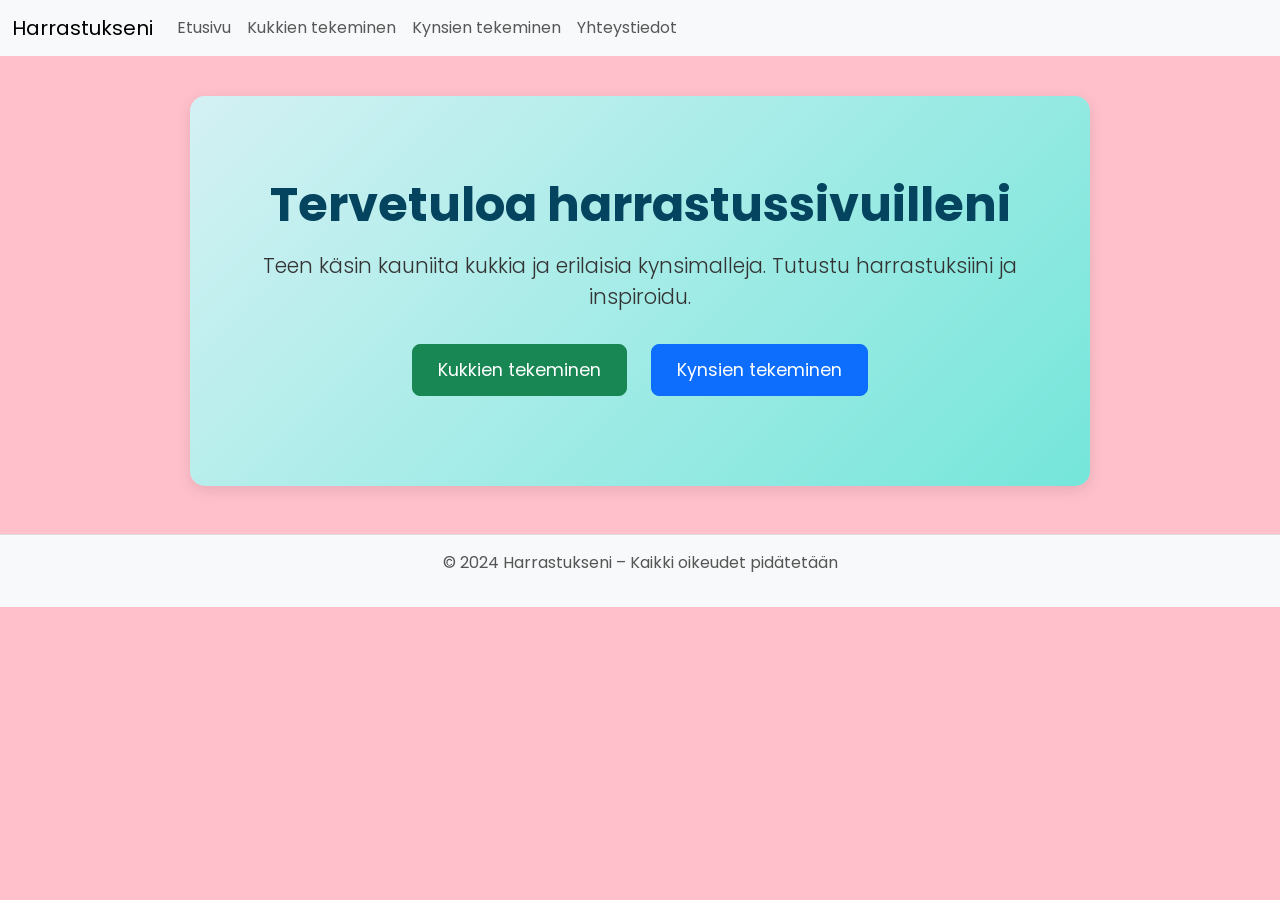
<file: index.html>
<!DOCTYPE html>
<html lang="fi">
<head>
  <meta charset="UTF-8">
  <meta name="viewport" content="width=device-width, initial-scale=1.0">
  <title>Harrastukseni</title>

  <!-- Bootstrap CSS -->
  <link href="https://cdn.jsdelivr.net/npm/bootstrap@5.3.0/dist/css/bootstrap.min.css" rel="stylesheet">
  <link rel="stylesheet" href="styles.css">
  <link href="https://fonts.googleapis.com/css2?family=Poppins:wght@300;400;600&display=swap" rel="stylesheet">

</head>
<body>
    


    <nav class="navbar navbar-expand-lg navbar-light bg-light">
  <div class="container-fluid">
    <a class="navbar-brand" href="index.html">Harrastukseni</a>
    <button class="navbar-toggler" type="button" data-bs-toggle="collapse" data-bs-target="#navbarNav">
      <span class="navbar-toggler-icon"></span>
    </button>
    <div class="collapse navbar-collapse" id="navbarNav">
      <ul class="navbar-nav me-auto mb-2 mb-lg-0">
        <li class="nav-item"><a class="nav-link" href="index.html">Etusivu</a></li>
        <li class="nav-item"><a class="nav-link" href="kukat.html">Kukkien tekeminen</a></li>
        <li class="nav-item"><a class="nav-link" href="kynnet.html">Kynsien tekeminen</a></li>
        <li class="nav-item"><a class="nav-link" href="yhteys.html">Yhteystiedot</a></li>
      </ul>
    </div>
  </div>
</nav>
<div class="container hero text-center">

  <h1>Tervetuloa harrastussivuilleni</h1>
  <p class="lead mt-3">
    Teen käsin kauniita kukkia ja erilaisia kynsimalleja.  
    Tutustu harrastuksiini ja inspiroidu.
  </p>

  <a href="kukat.html" class="btn btn-success btn-lg mt-3">Kukkien tekeminen</a>
  <a href="kynnet.html" class="btn btn-primary btn-lg mt-3">Kynsien tekeminen</a>
</div>



  <!-- Tänne tulee navigointi seuraavassa vaiheessa -->

  <!-- Bootstrap JS -->
  <script src="https://cdn.jsdelivr.net/npm/bootstrap@5.3.0/dist/js/bootstrap.bundle.min.js"></script>
  <footer class="text-center mt-5 p-3 bg-light">
  <p>© 2024 Harrastukseni – Kaikki oikeudet pidätetään</p>
</footer>

</body>
</html>
</file>
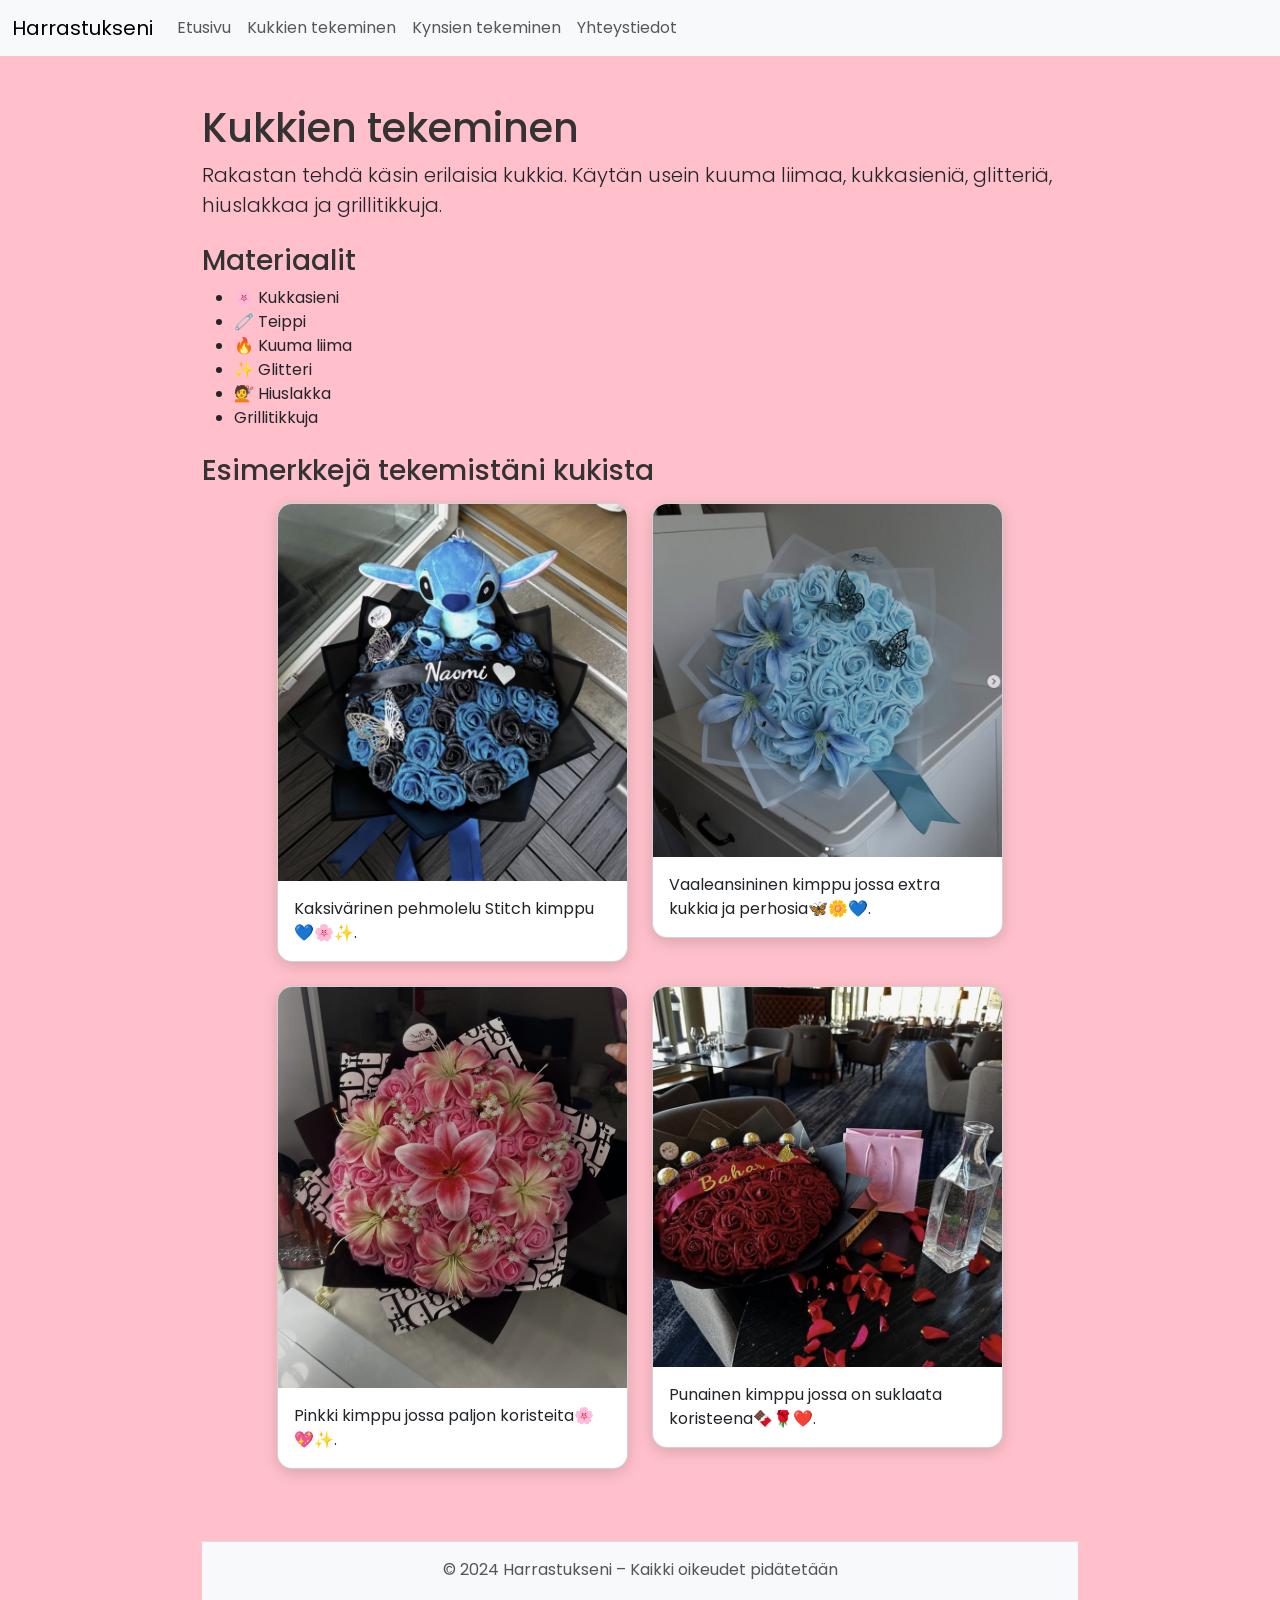
<file: kukat.html>
<!DOCTYPE html>
<html lang="fi">
<head>
  <meta charset="UTF-8">
  <meta name="viewport" content="width=device-width, initial-scale=1.0">
  <title>Kukkien tekeminen</title>

  <link href="https://cdn.jsdelivr.net/npm/bootstrap@5.3.0/dist/css/bootstrap.min.css" rel="stylesheet">
  <link rel="stylesheet" href="styles.css">
  <link href="https://fonts.googleapis.com/css2?family=Poppins:wght@300;400;600&display=swap" rel="stylesheet">


</head>
<body>

  <nav class="navbar navbar-expand-lg navbar-light bg-light">
    <div class="container-fluid">
      <a class="navbar-brand" href="index.html">Harrastukseni</a>
      <button class="navbar-toggler" type="button" data-bs-toggle="collapse" data-bs-target="#navbarNav">
        <span class="navbar-toggler-icon"></span>
      </button>
      <div class="collapse navbar-collapse" id="navbarNav">
        <ul class="navbar-nav me-auto mb-2 mb-lg-0">
          <li class="nav-item"><a class="nav-link" href="index.html">Etusivu</a></li>
          <li class="nav-item"><a class="nav-link" href="kukat.html">Kukkien tekeminen</a></li>
          <li class="nav-item"><a class="nav-link" href="kynnet.html">Kynsien tekeminen</a></li>
          <li class="nav-item"><a class="nav-link" href="yhteys.html">Yhteystiedot</a></li>
        </ul>
      </div>
    </div>
  </nav>

  <div class="container mt-5">
  <h1>Kukkien tekeminen</h1>
  <p class="lead">Rakastan tehdä käsin erilaisia kukkia. Käytän usein kuuma liimaa, kukkasieniä, glitteriä, hiuslakkaa ja grillitikkuja.</p>

  <h3 class="mt-4">Materiaalit</h3>
  <ul>
    <li>🌸 Kukkasieni</li>
    <li>🧷 Teippi</li>
    <li>🔥 Kuuma liima</li>
    <li>✨ Glitteri</li>
    <li>💇 Hiuslakka</li>
    <li>Grillitikkuja</li>
  </ul>

  <h3 class="mt-4">Esimerkkejä tekemistäni kukista</h3>

  <div class="row mt-3 justify-content-center">
    <div class="col-md-5 col-12 mb-4">
      <div class="card">
        <img src="stitchkukka.jpg" class="card-img-top" alt="Kukka 1">
        <div class="card-body">
          <p class="card-text">Kaksivärinen pehmolelu Stitch kimppu💙🌸✨.</p>
        </div>
      </div>
    </div>
    <div class="col-md-5 col-12 mb-4">
      <div class="card">
        <img src="sininenkukka.jpg" class="card-img-top" alt="Kukka 4">
        <div class="card-body">
          <p class="card-text">Vaaleansininen kimppu jossa extra kukkia ja perhosia🦋🌼💙.</p>
        </div>
      </div>
    </div>
    <div class="col-md-5 col-12 mb-4">
      <div class="card">
        <img src="pinkkikukka.jpg" class="card-img-top" alt="Kukka 2">
        <div class="card-body">
          <p class="card-text">Pinkki kimppu jossa paljon koristeita🌸💖✨.</p>
        </div>
      </div>
    </div>

    <div class="col-md-5 col-12 mb-4">
      <div class="card">
        <img src="punainenkukka.jpg" class="card-img-top" alt="Kukka 3">
        <div class="card-body">
          <p class="card-text">Punainen kimppu jossa on suklaata koristeena🍫🌹❤️.</p>
        </div>
      </div>
    </div>
  </div>


  <script src="https://cdn.jsdelivr.net/npm/bootstrap@5.3.0/dist/js/bootstrap.bundle.min.js"></script>
  <footer class="text-center mt-5 p-3 bg-light">
  <p>© 2024 Harrastukseni – Kaikki oikeudet pidätetään</p>
</footer>

</body>
</html>
</file>
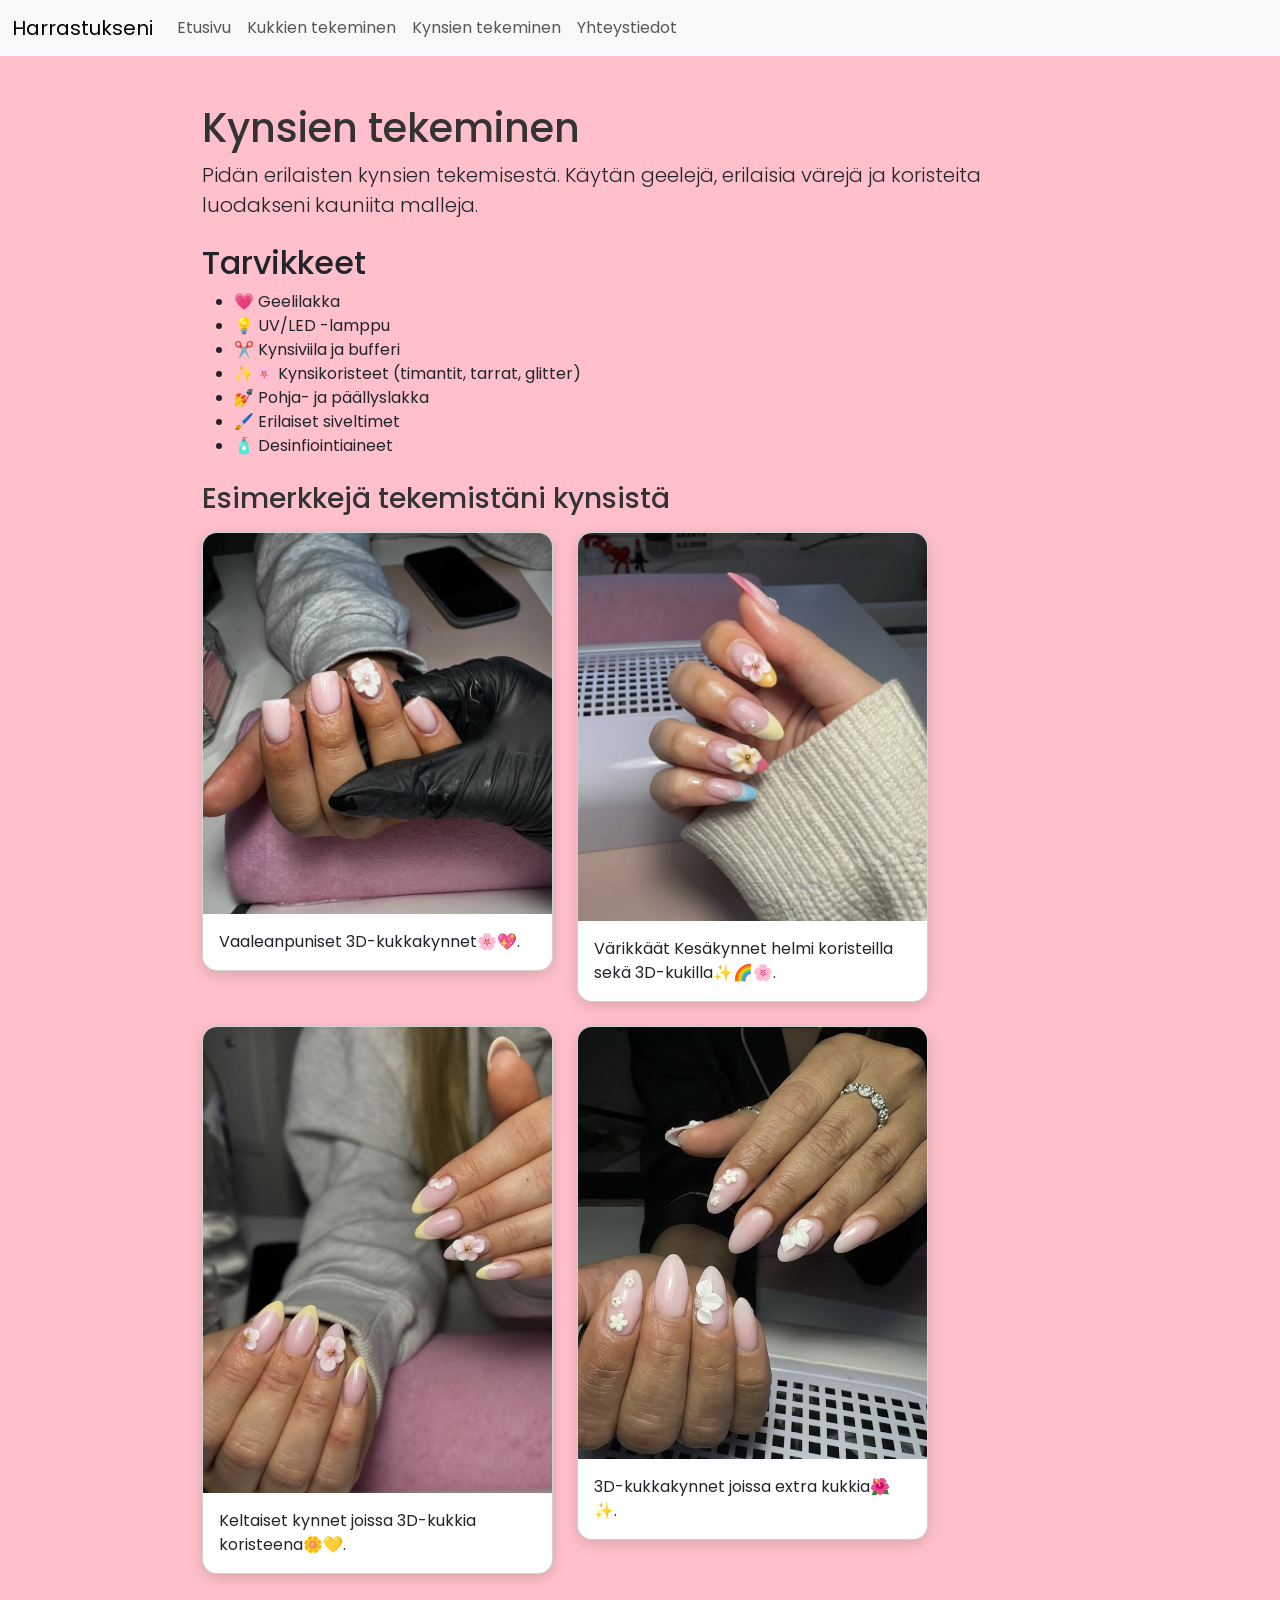
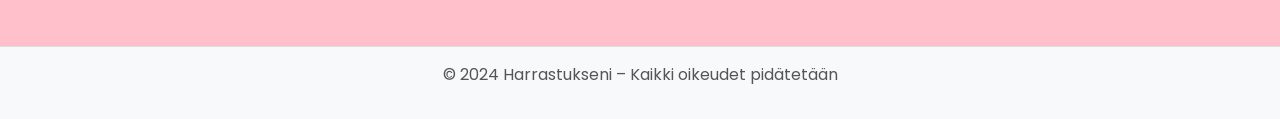
<file: kynnet.html>
<!DOCTYPE html>
<html lang="fi">
<head>
  <meta charset="UTF-8">
  <meta name="viewport" content="width=device-width, initial-scale=1.0">
  <title>Kynsien tekeminen</title>

  <link href="https://cdn.jsdelivr.net/npm/bootstrap@5.3.0/dist/css/bootstrap.min.css" rel="stylesheet">
  <link rel="stylesheet" href="styles.css">
  <link href="https://fonts.googleapis.com/css2?family=Poppins:wght@300;400;600&display=swap" rel="stylesheet">

</head>
<body>

  <nav class="navbar navbar-expand-lg navbar-light bg-light">
    <div class="container-fluid">
      <a class="navbar-brand" href="index.html">Harrastukseni</a>
      <button class="navbar-toggler" type="button" data-bs-toggle="collapse" data-bs-target="#navbarNav">
        <span class="navbar-toggler-icon"></span>
      </button>
      <div class="collapse navbar-collapse" id="navbarNav">
        <ul class="navbar-nav me-auto mb-2 mb-lg-0">
          <li class="nav-item"><a class="nav-link" href="index.html">Etusivu</a></li>
          <li class="nav-item"><a class="nav-link" href="kukat.html">Kukkien tekeminen</a></li>
          <li class="nav-item"><a class="nav-link" href="kynnet.html">Kynsien tekeminen</a></li>
          <li class="nav-item"><a class="nav-link" href="yhteys.html">Yhteystiedot</a></li>
        </ul>
      </div>
    </div>
  </nav>

  <div class="container mt-5">
  <h1>Kynsien tekeminen</h1>
  <p class="lead">Pidän erilaisten kynsien tekemisestä. Käytän geelejä, erilaisia värejä ja koristeita luodakseni kauniita malleja.</p>

  <h2 class="mt-4">Tarvikkeet</h2>
 <ul>
  <li>💗 Geelilakka</li>
  <li>💡 UV/LED -lamppu</li>
  <li>✂️ Kynsiviila ja bufferi</li>
  <li>✨🌸 Kynsikoristeet (timantit, tarrat, glitter)</li>
  <li>💅 Pohja- ja päällyslakka</li>
  <li>🖌️ Erilaiset siveltimet</li>
  <li>🧴 Desinfiointiaineet</li>
</ul>


  <h3 class="mt-4">Esimerkkejä tekemistäni kynsistä</h3>

  <div class="row mt-3">
    <div class="col-md-5 col-12 mb-4">
      <div class="card">
        <img src="pinkit3dkynnet.jpg" class="card-img-top" alt="Kynsi 1">
        <div class="card-body">
          <p class="card-text">Vaaleanpuniset 3D-kukkakynnet🌸💖.</p>
        </div>
      </div>
    </div>

    <div class="col-md-5 col-12 mb-4">
      <div class="card">
        <img src="värikkäätkesäkynnet.jpg" class="card-img-top" alt="Kynsi 2">
        <div class="card-body">
          <p class="card-text">Värikkäät Kesäkynnet helmi koristeilla sekä 3D-kukilla✨🌈🌸.</p>
        </div>
      </div>
    </div>
   

    <div class="col-md-5 col-12 mb-4">
      <div class="card">
        <img src="keltaisetkynnet.jpg" class="card-img-top" alt="Kynsi 4">
        <div class="card-body">
          <p class="card-text">Keltaiset kynnet joissa 3D-kukkia koristeena🌼💛.</p>
        </div>
      </div>
      </div>

    

    <div class="col-md-5 col-12 mb-4">
      <div class="card">
        <img src="3Dkukkakynnet.jpg" class="card-img-top" alt="Kynsi 3">
        <div class="card-body">
          <p class="card-text">3D-kukkakynnet joissa extra kukkia🌺✨.</p>
        </div>
      </div>
    </div>
  </div>
</div>


  <script src="https://cdn.jsdelivr.net/npm/bootstrap@5.3.0/dist/js/bootstrap.bundle.min.js"></script>
  <footer class="text-center mt-5 p-3 bg-light">
  <p>© 2024 Harrastukseni – Kaikki oikeudet pidätetään</p>
</footer>
</body>
</html>
</file>
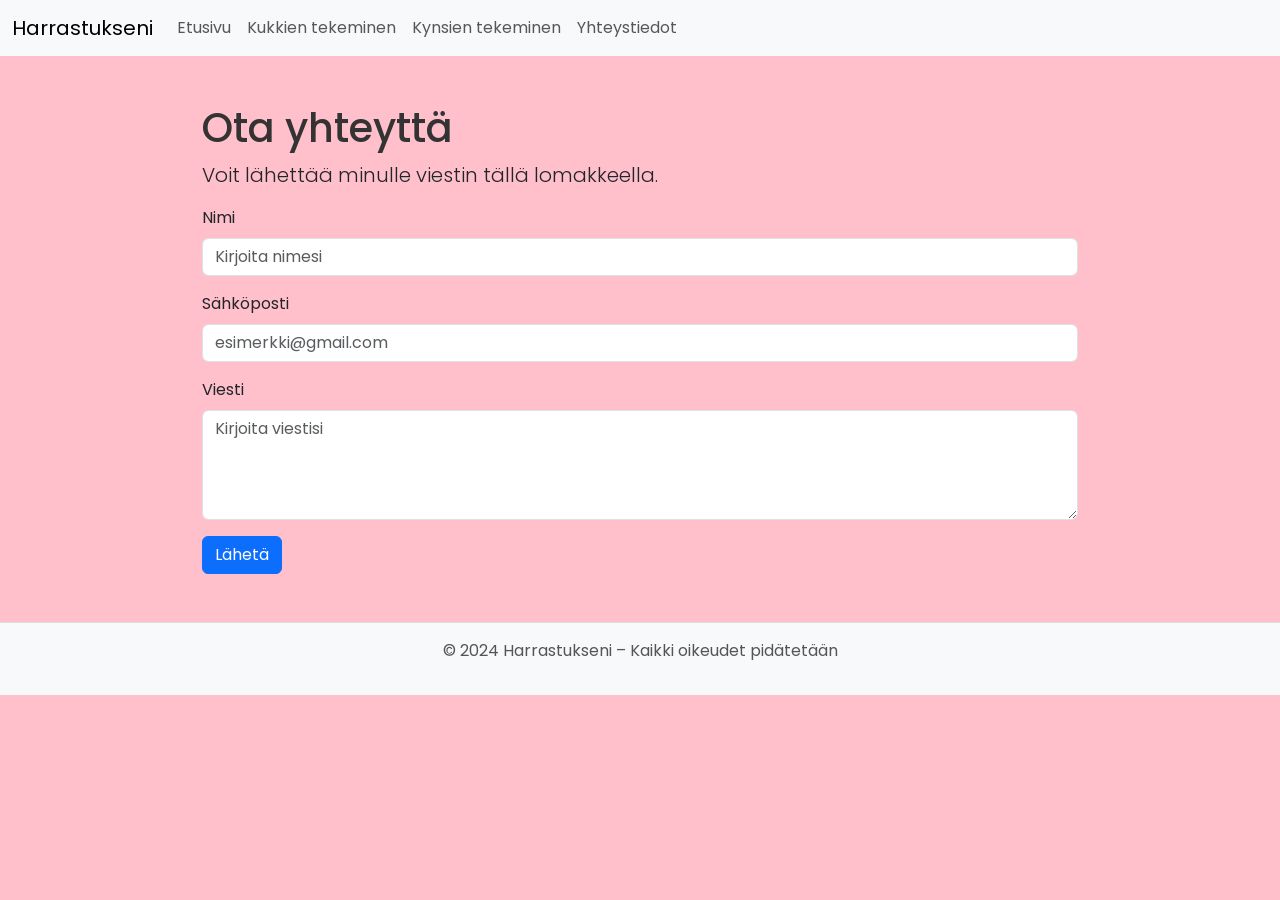
<file: yhteys.html>
<!DOCTYPE html>
<html lang="fi">
<head>
  <meta charset="UTF-8">
  <meta name="viewport" content="width=device-width, initial-scale=1.0">
  <title>Yhteystiedot</title>

  <link href="https://cdn.jsdelivr.net/npm/bootstrap@5.3.0/dist/css/bootstrap.min.css" rel="stylesheet">
  <link rel="stylesheet" href="styles.css">
  <link href="https://fonts.googleapis.com/css2?family=Poppins:wght@300;400;600&display=swap" rel="stylesheet">

</head>
<body>

  <nav class="navbar navbar-expand-lg navbar-light bg-light">
    <div class="container-fluid">
      <a class="navbar-brand" href="index.html">Harrastukseni</a>
      <button class="navbar-toggler" type="button" data-bs-toggle="collapse" data-bs-target="#navbarNav">
        <span class="navbar-toggler-icon"></span>
      </button>
      <div class="collapse navbar-collapse" id="navbarNav">
        <ul class="navbar-nav me-auto mb-2 mb-lg-0">
          <li class="nav-item"><a class="nav-link" href="index.html">Etusivu</a></li>
          <li class="nav-item"><a class="nav-link" href="kukat.html">Kukkien tekeminen</a></li>
          <li class="nav-item"><a class="nav-link" href="kynnet.html">Kynsien tekeminen</a></li>
          <li class="nav-item"><a class="nav-link" href="yhteys.html">Yhteystiedot</a></li>
        </ul>
      </div>
    </div>
  </nav>

 <div class="container mt-5">
  <h1>Ota yhteyttä</h1>
  <p class="lead">Voit lähettää minulle viestin tällä lomakkeella.</p>

  <form>
    <div class="mb-3">
      <label for="nimi" class="form-label">Nimi</label>
      <input type="text" class="form-control" id="nimi" placeholder="Kirjoita nimesi">
    </div>

    <div class="mb-3">
      <label for="email" class="form-label">Sähköposti</label>
      <input type="email" class="form-control" id="email" placeholder="esimerkki@gmail.com">
    </div>

    <div class="mb-3">
      <label for="viesti" class="form-label">Viesti</label>
      <textarea class="form-control" id="viesti" rows="4" placeholder="Kirjoita viestisi"></textarea>
    </div>

    <button type="submit" class="btn btn-primary">Lähetä</button>
  </form>
</div>


  <script src="https://cdn.jsdelivr.net/npm/bootstrap@5.3.0/dist/js/bootstrap.bundle.min.js"></script>
  <footer class="text-center mt-5 p-3 bg-light">
  <p>© 2024 Harrastukseni – Kaikki oikeudet pidätetään</p>
</footer>
</body>
</html>
</file>
<file: styles.css>
body {
  background-color: pink;
  font-family: Arial, sans-serif;
}

h1, h3 {
  color: #333;
}

.navbar {
  margin-bottom: 20px;
}




.container {
  max-width: 900px;
}
/* HERO-OSIO */
.hero {
  background: linear-gradient(135deg, #d4f1f4, #75e6da);
  padding: 80px 20px;
  border-radius: 15px;
  text-align: center;
  margin-top: 40px;
  box-shadow: 0 4px 15px rgba(0,0,0,0.1);
}

.hero h1 {
  font-size: 3rem;
  font-weight: bold;
  color: #05445e;
}

.hero p {
  font-size: 1.3rem;
  color: #333;
}

.hero .btn {
  margin: 10px;
  padding: 12px 25px;
  font-size: 1.1rem;
}
/* KORTTIEN HOVER-EFEKTI */
.card {
  transition: transform 0.3s ease, box-shadow 0.3s ease;
}

.card:hover {
  transform: translateY(-8px);
  box-shadow: 0 8px 20px rgba(0,0,0,0.15);
}
/* NAPPIEN TYYLIT */
.btn {
  transition: background-color 0.3s ease, transform 0.2s ease;
}

.btn:hover {
  transform: scale(1.05);
  opacity: 0.9;
}
footer {
  border-top: 1px solid #ddd;
  color: #555;
}
.card-img-top {
  width: 100% !important;
  height: auto !important;
  object-fit: contain !important;
  background: none !important;
  display: block;
}
.card {
  border-radius: 15px;
  overflow: hidden;
  box-shadow: 0 4px 15px rgba(0,0,0,0.15);
  transition: transform 0.2s ease, box-shadow 0.2s ease;
}

.card:hover {
  transform: translateY(-5px);
  box-shadow: 0 8px 25px rgba(0,0,0,0.25);
}
.navbar {
  position: sticky;
  top: 0;
  z-index: 1000;
}
.card-img-top:hover {
  transform: scale(1.03);
  transition: 0.3s ease;
}
body {
  font-family: 'Poppins', sans-serif;
}
.card {
  opacity: 0;
  transform: translateY(20px);
  animation: fadeInUp 0.8s ease forwards;
}

@keyframes fadeInUp {
  to {
    opacity: 1;
    transform: translateY(0);
  }
}
h1, h2, h3 {
  animation: slideIn 0.7s ease;
}

@keyframes slideIn {
  from {
    opacity: 0;
    transform: translateX(-20px);
  }
  to {
    opacity: 1;
    transform: translateX(0);
  }
}
</file>
